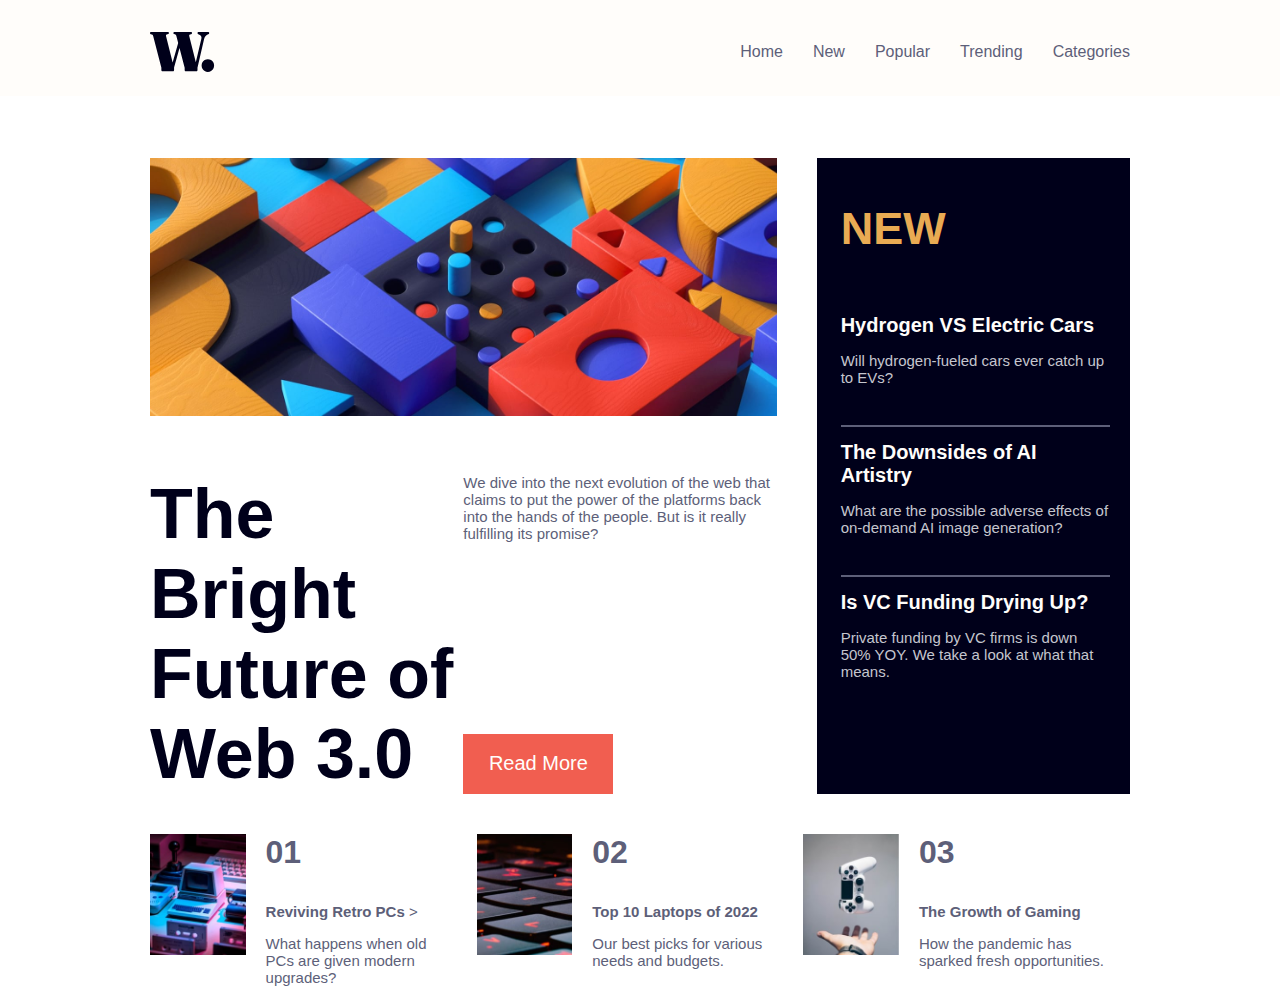
<file: buoi4/index.html>
<!DOCTYPE html>
<html lang="en">

<head>
    <meta charset="UTF-8">
    <meta http-equiv="X-UA-Compatible" content="IE=edge">
    <meta name="viewport" content="width=device-width, initial-scale=1.0">
    <title>Web1 1-7</title>
    <link rel="stylesheet" href="./style.css">
</head>

<body>

    <div class="cover"></div>

    <header>
        <img src="./assets/images/logo.svg">

        <nav id="nav-bar">
            <div class="close-icon">
                <img src="./assets/images/icon-menu-close.svg" alt="">
            </div>
            <a href="#">Home</a>
            <a href="#">New</a>
            <a href="#">Popular</a>
            <a href="#">Trending</a>
            <a href="#">Categories</a>
        </nav>

        <div class="menu-icon">
            <img src="./assets/images/icon-menu.svg" alt="">
        </div>
    </header>

    <div class="wrapper">       

        <main>
            <div class="container">
                <section>
                    <div class="hero">
                        <img style="width:100%" src="./assets/images/image-web-3-desktop.jpg">
                    </div>
                    <div class="top-new">
                        <div class="textFuture">
                            The Bright Future of Web 3.0
                        </div>
                        <div class="textRight">
                            <P>We dive into the next evolution of the web that claims to put the power of the platforms
                                back
                                into
                                the hands of the people.
                                But is it really fulfilling its promise?
                            </p>
                            <button>Read More</button>
                        </div>
                    </div>
                </section>


                <section>
                    <div class="textNew">
                        <p>NEW</p>
                    </div>
                    <ul>
                        <li>
                            <a href="#">Hydrogen VS Electric Cars</a>
                            <p> Will hydrogen-fueled cars ever catch up to EVs? </p>
                        </li>
                        <li>
                            <a href="#">The Downsides of AI Artistry</a>
                            <p> What are the possible adverse effects of on-demand AI image generation? </p>
                        </li>
                        <li>
                            <a href="#">Is VC Funding Drying Up?</a>
                            <p>Private funding by VC firms is down 50% YOY. We take a look at what that means.</p>
                        </li>
                    </ul>
                </section>

            </div>

            <section class="top-new">
                <div class="new">
                    <div class="newimg">
                        <img src="./assets/images/image-retro-pcs.jpg">
                    </div>
                    <div class="textNote">
                        <p>01</p>
                        <b id="bnote1">Reviving Retro PCs</b> >
                        <p>What happens when old PCs are given modern upgrades?</p>
                    </div>
                </div>
                <div class="new">
                    <div class="newimg">
                        <img src="./assets/images/image-top-laptops.jpg">
                    </div>
                    <div class="textNote">
                        <p>02</p>
                        <b>Top 10 Laptops of 2022</b>
                        <p>Our best picks for various needs and budgets.</p>
                    </div>
                </div>
                <div class="new">
                    <div class="newimg">
                        <img src="./assets/images/image-gaming-growth.jpg">
                    </div>
                    <div class="textNote">
                        <p>03</p>
                        <b>The Growth of Gaming</b>
                        <p>How the pandemic has sparked fresh opportunities.</p>
                    </div>
                </div>
            </section>

        </main>

    </div>
    <script lang="javascript">
        
        const menuButton = document.querySelector(".menu-icon");
        const navBar = document.querySelector('#nav-bar');
        const close= document.querySelector(".close-icon");
        const cover = document.querySelector(".cover");

        menuButton.addEventListener("click",(e)=>{
            cover.classList.add("active");
            navBar.classList.add("active");
        }); 
        close.addEventListener("click",(e)=>{
            navBar.classList.remove("active");
            cover.classList.remove("active");
        })

    </script>

</body>

</html>
</file>
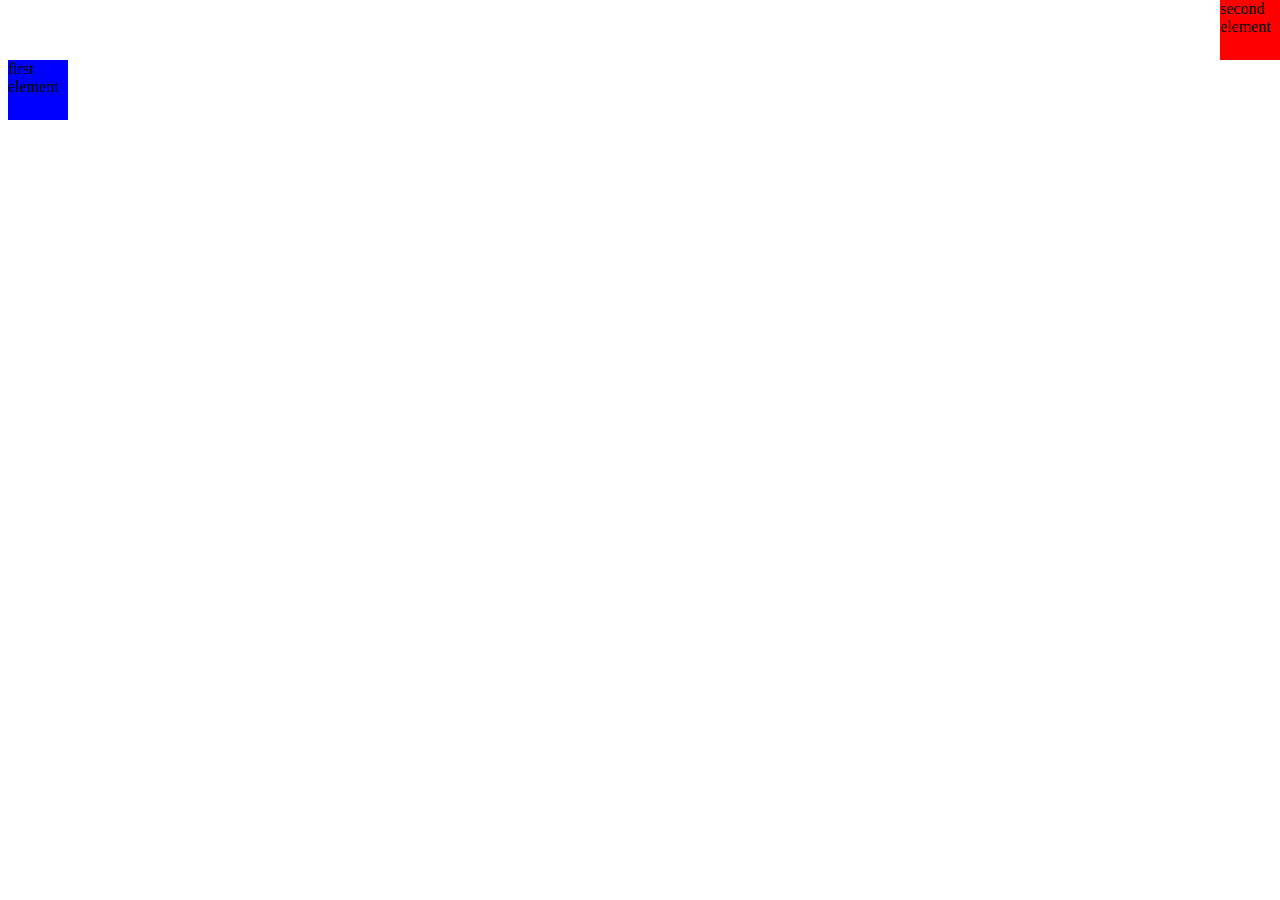
<file: position/index.html>
<!DOCTYPE html>
<html lang="en">
<head>
    <meta charset="UTF-8">
    <meta http-equiv="X-UA-Compatible" content="IE=edge">
    <meta name="viewport" content="width=device-width, initial-scale=1.0">
    <title>Document</title>
    <style>
        div {
            width: 60px;
            height: 60px;
        }

        .wrap {
            position: relative;
            margin-top: 30px;
        }

        .first  {
            background: blue;
            position: relative;
            top: 30px;
            z-index: 90;
        }

        .second {
            background: red;
            position: fixed;
            top: 0;
            right: 0;
            z-index: 91;
        }
    </style>
</head>
<body>
    <div class="wrap">
        <div  class="first">
            first element
        </div>
       

        <div class="second">
            second element
        </div>
    </div>

    
</body>
</html>
</file>
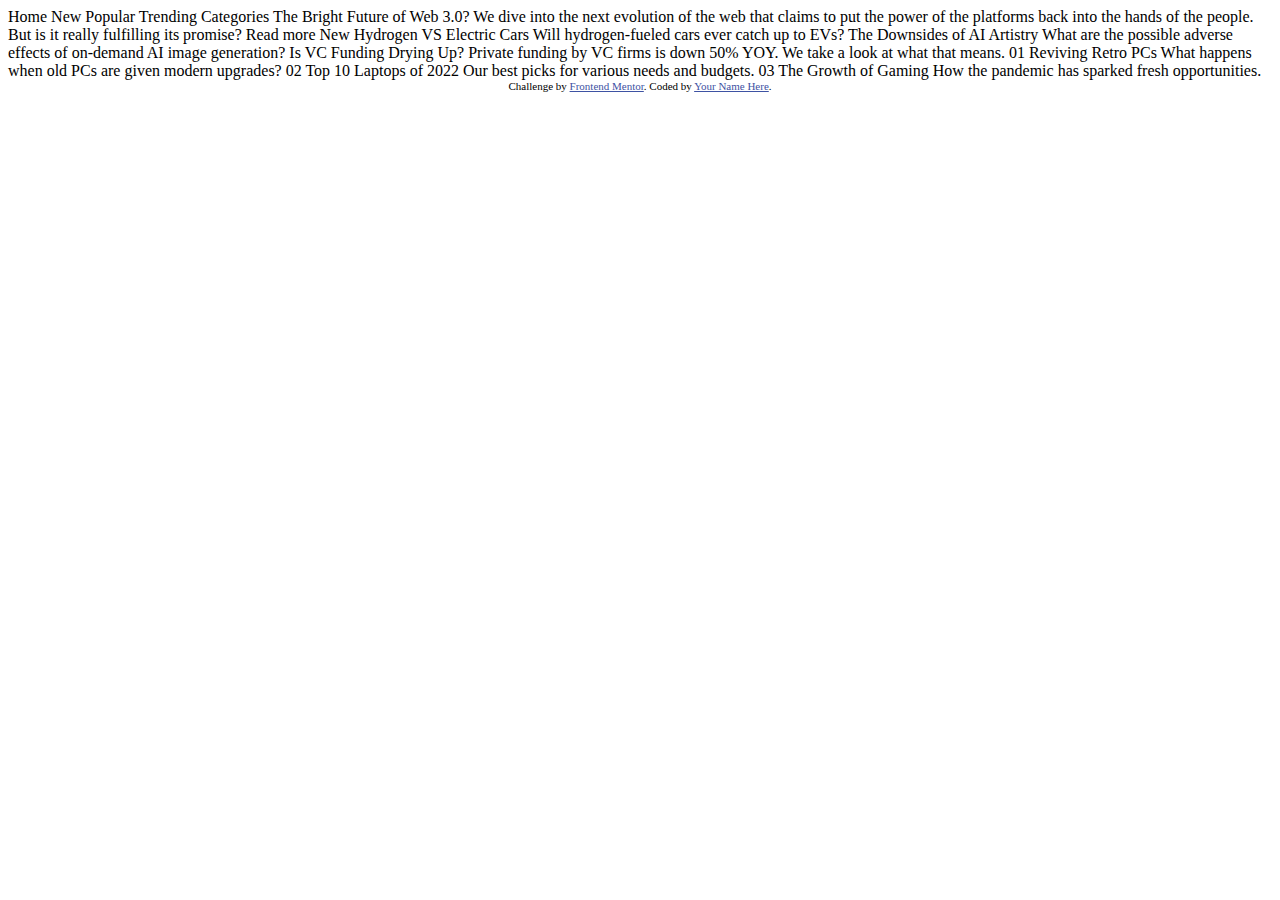
<file: buoi4/news-homepage-main/index.html>
<!DOCTYPE html>
<html lang="en">
<head>
  <meta charset="UTF-8">
  <meta name="viewport" content="width=device-width, initial-scale=1.0"> <!-- displays site properly based on user's device -->

  <link rel="icon" type="image/png" sizes="32x32" href="./assets/images/favicon-32x32.png">
  
  <title>Frontend Mentor | News homepage</title>

  <!-- Feel free to remove these styles or customise in your own stylesheet 👍 -->
  <style>
    .attribution { font-size: 11px; text-align: center; }
    .attribution a { color: hsl(228, 45%, 44%); }
  </style>
</head>
<body>

  Home
  New
  Popular
  Trending
  Categories

  The Bright Future of Web 3.0?

  We dive into the next evolution of the web that claims to put the power of the platforms back into the hands of the people. 
  But is it really fulfilling its promise?

  Read more

  New 

  Hydrogen VS Electric Cars
  Will hydrogen-fueled cars ever catch up to EVs?

  The Downsides of AI Artistry
  What are the possible adverse effects of on-demand AI image generation?

  Is VC Funding Drying Up?
  Private funding by VC firms is down 50% YOY. We take a look at what that means.

  01
  Reviving Retro PCs
  What happens when old PCs are given modern upgrades?

  02
  Top 10 Laptops of 2022
  Our best picks for various needs and budgets.

  03
  The Growth of Gaming
  How the pandemic has sparked fresh opportunities.
  
  <div class="attribution">
    Challenge by <a href="https://www.frontendmentor.io?ref=challenge" target="_blank">Frontend Mentor</a>. 
    Coded by <a href="#">Your Name Here</a>.
  </div>
</body>
</html>
</file>
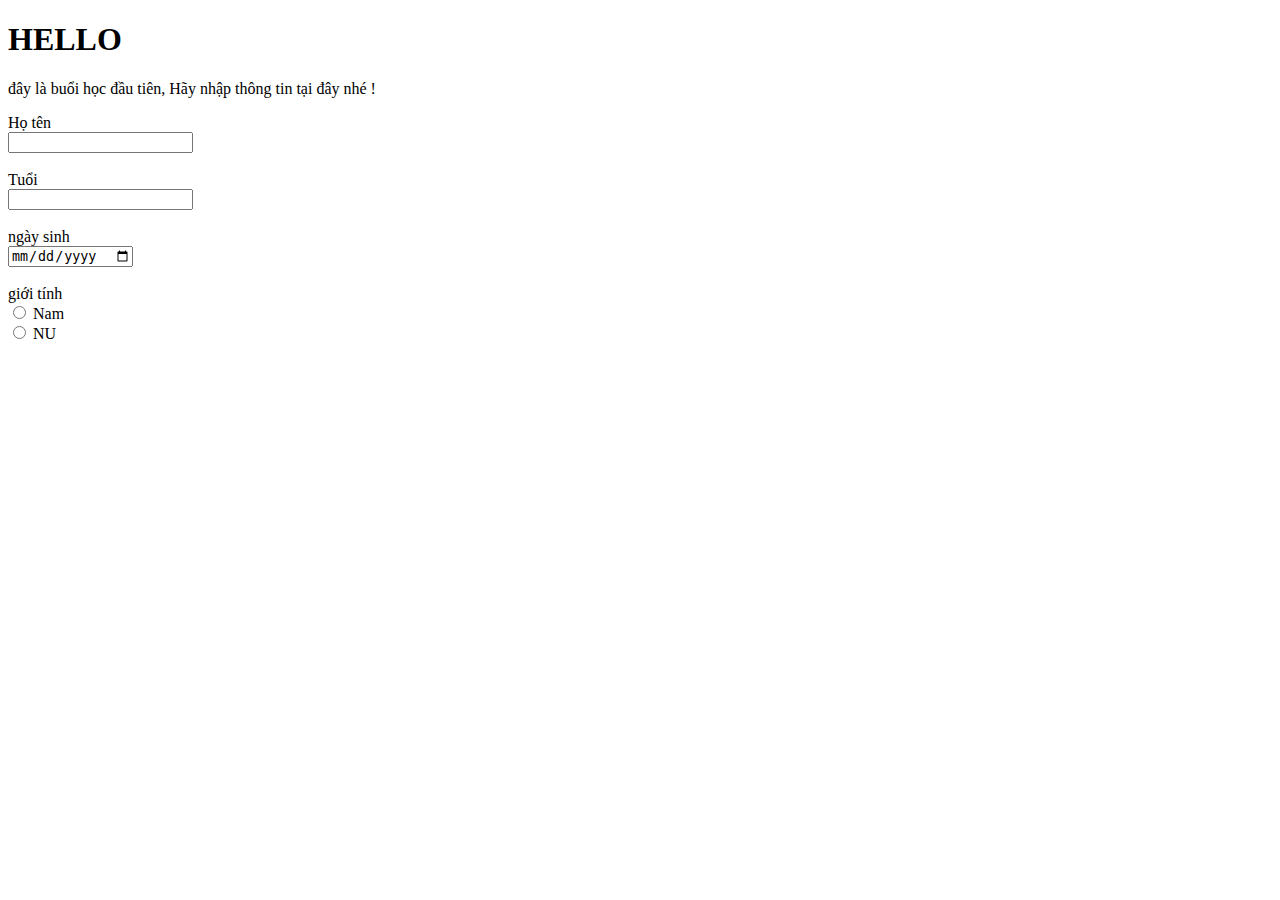
<file: web1.html>
<!DOCTYPE html>
<html lang="en">

<head>
    <title>hello</title>
</head>

<body>
    <h1>HELLO</h1>
    <p>đây là buổi học đầu tiên, Hãy nhập thông tin tại đây nhé !</p>


    <form>
        <div>
            <label>Họ tên</label> </br>
            <input type="text"> 
        </div>
        <br>

        <div>
            <label>Tuổi</label></br>
            <input type="number">
        </div>
        <br>

        <div>
            <label>ngày sinh</label></br>
            <input type="date">
        </div>
        <br>

        <div>
            <label>giới tính</label></br>
            <input type="radio" value="nam" name="gender">
            <label for="nam">Nam</label></br>
            <input type="radio" value="nu" name="gender">
            <label for="nu">NU</label>
        </div>

    </form>
</body>

</html>
</file>
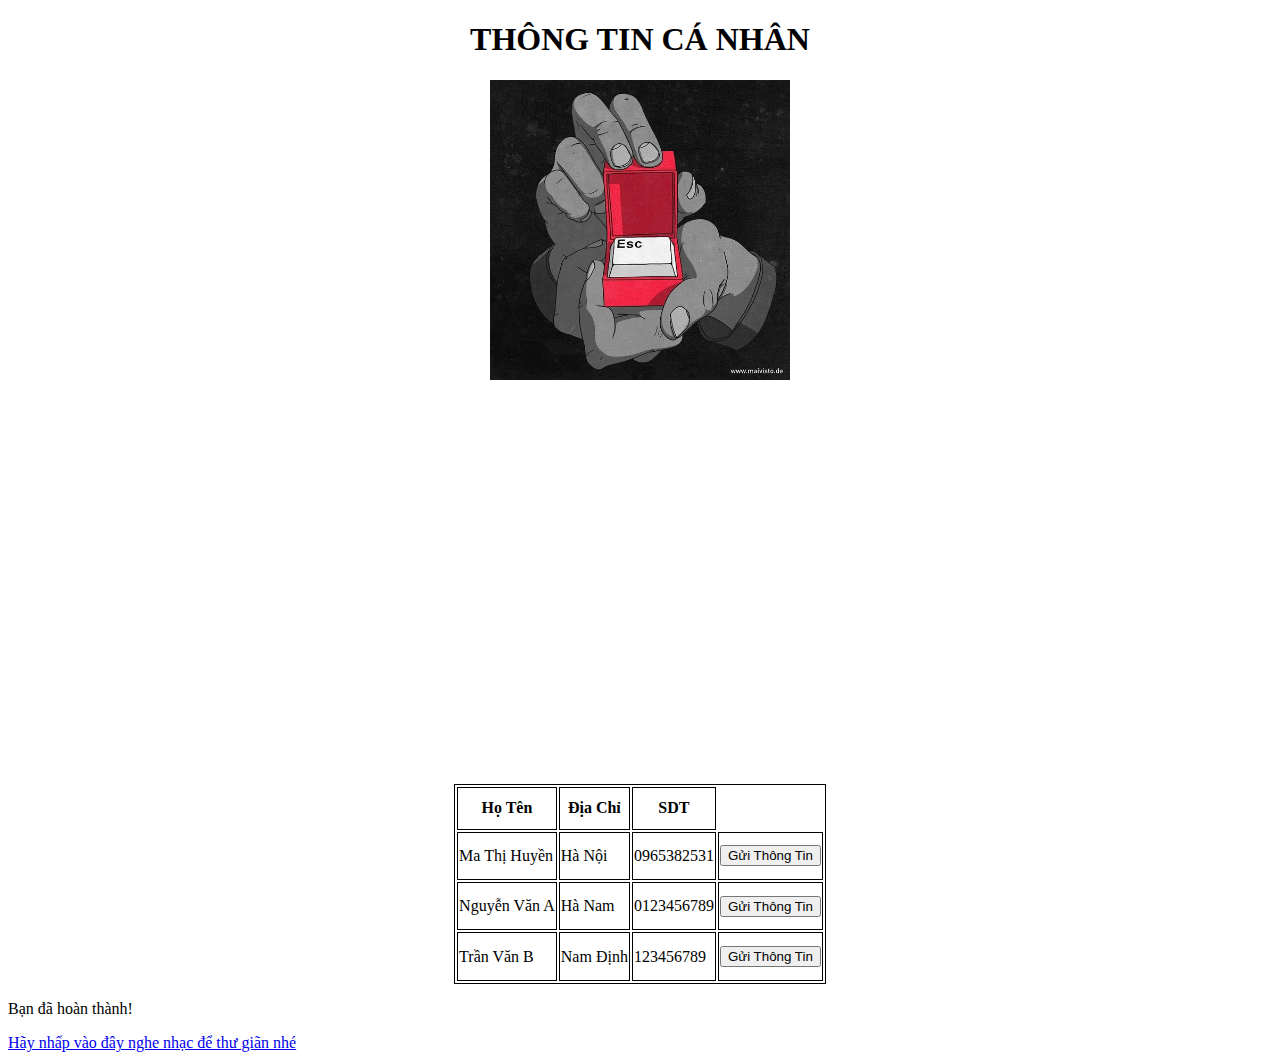
<file: web1_2.html>
<!DOCTYPE html>
<html lang="en">

<head>
    <title>web1-2</title>

    <head>
        <link rel="stylesheet" href="web1_2.css">
    </head>

</head>

<body>
    <center>
        <h1>THÔNG TIN CÁ NHÂN</h1>
    </center>


    <div id='container' class="img-container">
        <center>
            <img src="esc.jpg">
        </center>
    </div>


    <center>
        <table id="table1" style="height: 200px;">
            <tr>
                <th>Họ Tên</th>
                <th class="color-red">Địa Chỉ</th>
                <th>SDT</th>
            </tr>
            <tr>
                <td>Ma Thị Huyền</td>
                <td>Hà Nội</td>
                <td >0965382531</td>
                <td>
                    <button type="button" onclick="alert('gửi thông tin thành công')"> Gửi Thông Tin </button>
                </td>
            </tr>
            <tr>
                <td class="color-red underline">Nguyễn Văn A</td>
                <td class="color-red">Hà Nam</td>
                <td class="underline">0123456789</td>
                <td>
                    <button type="button" onclick="alert('gửi thông tin thành công')"> Gửi Thông Tin </button>
                </td>
            </tr>
            <tr>
                <td>Trần Văn B</td>
                <td>Nam Định</td>
                <td>123456789</td>
                <td>
                    <button v-on-submit="aaa" type="button" onclick="alert('gửi thông tin thành công')"> Gửi Thông Tin </button>
                </td>
            </tr>
        </table>
    </center>

    <p>Bạn đã hoàn thành! </p>
    <a href="https://www.youtube.com/watch?v=j8IT_6viZ8M">Hãy nhấp vào đây nghe nhạc để thư giãn nhé</a>

</body>

</html>
</file>
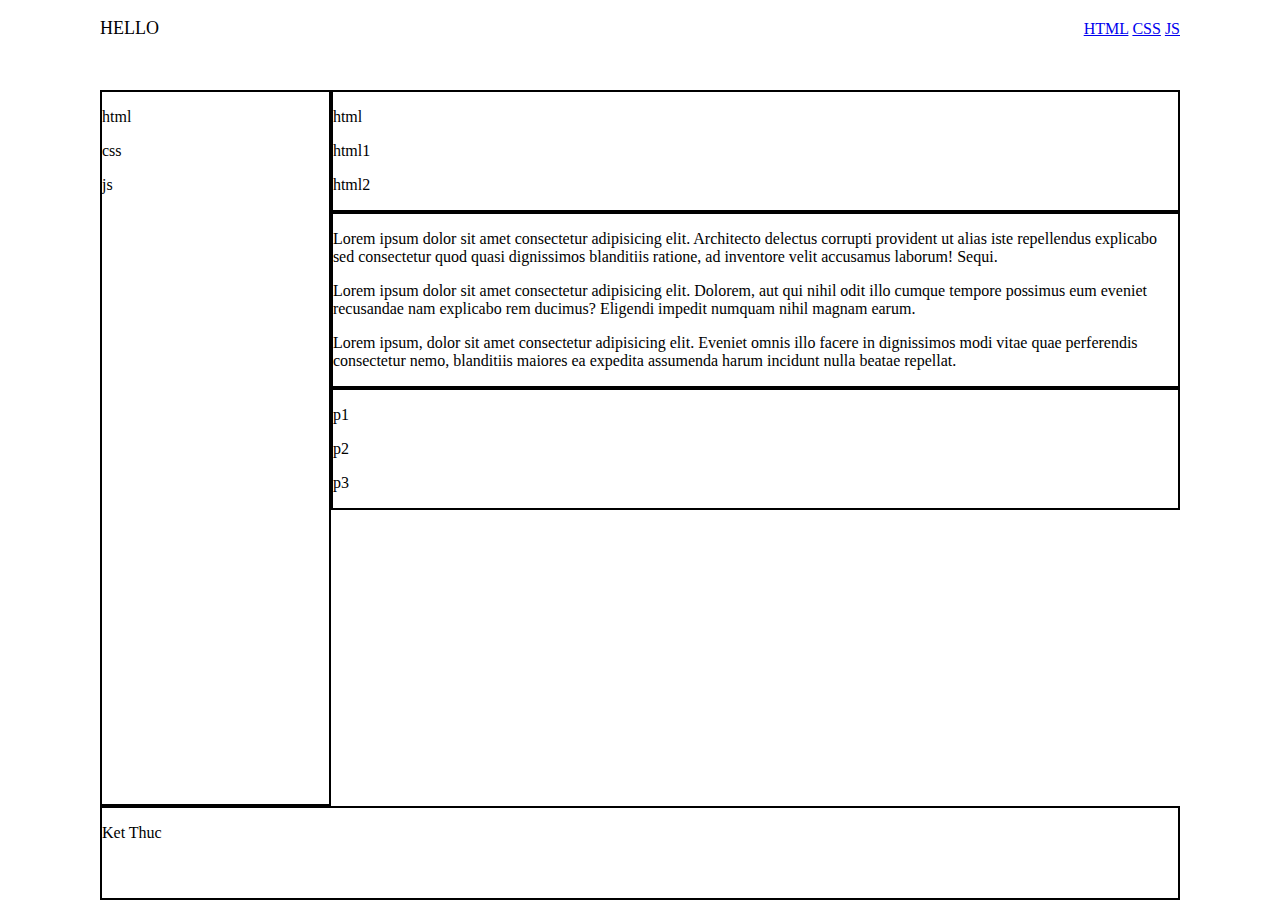
<file: web1_4.html>
<!DOCTYPE html>
<html lang="en">
    <head>
        <title>web1_4</title>
        <link rel="stylesheet" href="web1_4.css">
    </head>

    <body>
        <header class="container">
            <div>
                <p style="font-size: large;"> HELLO</p>
            </div>
            <nav>
                <a href="#">HTML</a>
                <a href="#">CSS</a>
                <a href="#">JS</a>
            </nav>
        </header>

        <main>
            <aside>
                <p>html</p>
                <p>css</p>
                <p>js</p>
            </aside>

            <div>
                <section>
                    <p>html</p>
                    <p>html1</p>
                    <p>html2</p>
                </section>
                <section>
                    <p>Lorem ipsum dolor sit amet consectetur adipisicing elit. Architecto delectus corrupti provident ut alias iste repellendus explicabo sed consectetur quod quasi dignissimos blanditiis ratione, ad inventore velit accusamus laborum! Sequi.</p>
                    <p>Lorem ipsum dolor sit amet consectetur adipisicing elit. Dolorem, aut qui nihil odit illo cumque tempore possimus eum eveniet recusandae nam explicabo rem ducimus? Eligendi impedit numquam nihil magnam earum.</p>
                    <p>Lorem ipsum, dolor sit amet consectetur adipisicing elit. Eveniet omnis illo facere in dignissimos modi vitae quae perferendis consectetur nemo, blanditiis maiores ea expedita assumenda harum incidunt nulla beatae repellat.</p>
    
                </section>
                <section>
                    <p>p1</p>
                    <p>p2</p>
                    <p>p3</p>
                </section>
            </div>
        </main>

        <footer>
            <p>Ket Thuc</p>
        </footer>

    </body>

</html>
</file>
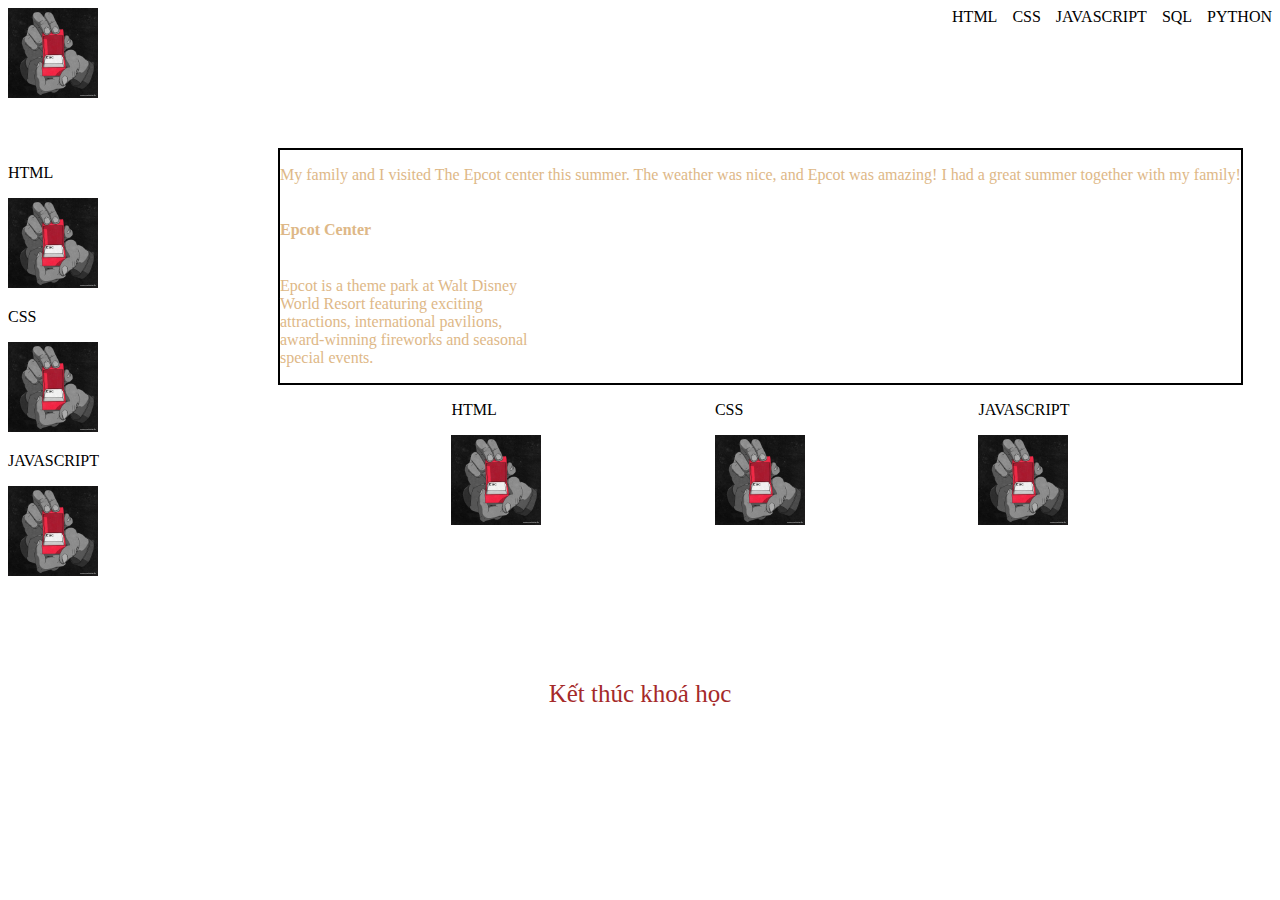
<file: web1_6.html>
<!DOCTYPE html>
<htm lang="en">

    <head>
        <title>WEB 1_6</title>
        <link rel="stylesheet" href="web1_6.css">
    </head>

    <body>
        <header>
            <img src="esc.jpg" />
            <nav>
                <a>HTML</a>
                <a>CSS</a>
                <a>JAVASCRIPT</a>
                <a>SQL</a>
                <a>PYTHON</a>
            </nav>
        </header>

        <main>
            <aside>
                <div>
                    <p>HTML</p>
                    <img src="esc.jpg">
                </div>
                <div>
                    <p>CSS</p>
                    <img src="esc.jpg" />
                </div>
                <div>
                    <p>JAVASCRIPT</p>
                    <img src="esc.jpg" />
                </div>
            </aside>

            <div class="container">
                <div class="value1">
                    <p>My family and I visited The Epcot center this summer. The weather was nice, and Epcot was
                        amazing! I
                        had a great summer together with my family!</p>

                    <aside>
                        <h4>Epcot Center</h4>
                        <p>Epcot is a theme park at Walt Disney World Resort featuring exciting attractions,
                            international
                            pavilions, award-winning fireworks and seasonal special events.</p>
                    </aside>
                </div>
                <div class="stylesection">
                    <section>
                        <p>HTML</p>
                        <img src="esc.jpg" />
                    </section>
                    <section>
                        <p>CSS</p>
                        <img src="esc.jpg" />
                    </section>
                    <section>
                        <p>JAVASCRIPT</p>
                        <img src="esc.jpg" />
                    </section>
                </div>
            </div>

        </main>
        <footer>
            <center>
                <p>Kết thúc khoá học</p>
            </center>
        </footer>
    </body>
</htm>
</file>
<file: buoi4/style.css>
:root {
    font-family: Inter, Haettenschweiler, 'Arial Narrow Bold', sans-serif;
    font-size: 15px;
    color: var(--gray-blue);

    --bold:800;
    --semi-bold:700;
    --medium:400;
    --primary-orange: hsl(35, 77%, 62%);
    --primary-red: hsl(5, 85%, 63%);
    --white: hsl(36, 100%, 99%);
    --blue: hsl(233, 8%, 79%);
    --gray-blue: hsl(236, 13%, 42%);
    --dark-blue: hsl(240, 100%, 5%);
}

* {
    box-sizing: border-box;
}

html, body {
    margin: 0;
    padding:0;
}

.wrapper {
    margin-left: 150px;
    margin-right: 150px;
    margin-top: 60px;
}

a {
    text-decoration: none;
    color: inherit;
}

header{
    width: 100;
    display: flex;
    justify-content: space-between;
    align-items: center;
    padding: 32px 150px 24px;
    background: var(--white);
    height: 100%;
   
}
nav{
    display: flex;
    gap: 30px;
    font-size: medium;
}

main{
    margin-top: 62px;
}

ul{
    list-style-type: none;
    color: var(--white);
    margin-right: 20px;
    padding-left: 24px;
}

ul li {
    padding-top: 14px;
    padding-bottom:24px;
    border-bottom: 2px solid var(--gray-blue);
}

ul li:last-of-type {
    border-bottom: none;
}

ul li a {
    font-weight: var(--bold);
    color: var(--white);
    font-size: 20px;
}

ul li p {
    color: var(--blue);
}


.container{
    display: flex;
    gap: 40px;
}  

.container > section:nth-of-type(1) {
    flex: 2;
}

.container > section:nth-of-type(2) {
    flex: 1;
    background-color: var(--dark-blue);
    color: var(--white);
}
.textFuture{
    margin-top: 15px;
    font-size: 70px;
    align-items: stretch;
    color: var(--dark-blue);
    font-weight: var(--bold);
}
.textRight{
    display: flex;
    flex-direction: column;
    justify-content: space-between;
}

button{
    width: 150px;
    height: 60px;
    font-size: 20px;
    border: none;
    background-color:var(--primary-red);
    color: var(--white);
    
}
button:hover{
    background-color: var(--dark-blue);
}
.textNew{
    margin-top: 15px;
    margin-left:24px;
    font-size: 45px;
    color: var(--primary-orange);
    font-weight: var(--bold);
}
.top-new{
    display: flex;
    margin-top: 40px;
}
.top-new > div{
    flex: 1;
}

.new {
    display: flex;
}
.new > div:nth-of-type(1){
    flex: 1;

}
.new>div:nth-of-type(2){
    flex: 2;
}
.textNote{
    margin-left: 20px;
    margin-right: 20px;
}

.textNote p:nth-of-type(1){
    font-size: 32px;
    font-weight: var(--bold);
    margin-top: 0;
}

b:hover{
    background-color: var(--primary-orange);
}
a:hover{
    background-color: var(--primary-orange);
}

.menu-icon {
    display: none;
}

.close-icon {
    display: none;
}

.newimg{
    width: 150px;
    height: 150px;
}

.newimg img {
    width: 100%;
}

.cover {
    width: 100vw;
    height: 100vh;
    background-color: rgba(0, 0, 0, 0.3);
    position: fixed;
    display: none;
}

.cover.active {
    display: block;
    z-index: 30;
}

@media only screen and (max-width: 600px){

    header {
        padding: 24px 10px 12px;
        box-shadow: 0 10px 10px rgba(66, 66, 66, 0.234);
        position: sticky;
        top: 0;
    }

    header:has(nav.active) {
        z-index: 200;
    }

    .hero {
        width: 100%;
        height: 360px;
    }

    .hero img {
        height: 100%;
        object-fit: cover;
    }

    .wrapper {
        margin-left: 18px;
        margin-right: 18px;
        margin-top: 32px;
    }
    
    .menu-icon {
        display: block;
    }

    .close-icon {
        display: block;
        position: absolute;
        z-index: 300;
        right: 30px;
        top: 30px;
    }

    nav {
        position: fixed;
        right: -1000px;
        bottom: 0;
        background: var(--white);
        display: flex;
        flex-direction: column;
        height: 100vh;
        width: 66%;
        padding-left: 16px;
        padding-top: 160px;
        transition-duration: 1s;
    }

    nav.active {
        right: 0;
        z-index: 200;
    }

    nav a {
        color: var(--dark-blue);
    }

    .container {
        flex-direction: column;
    }

    .top-new {
        flex-direction: column;
    }
    .new{
        padding-bottom: 16px;
    }
}
</file>
<file: web1_2.css>
table,
        th,
        td {
            border: 1px solid black;
        }
img {
    width: 300px;
    height: 300px;
}
#table1{
    margin-top: 400px;
}
</file>
<file: web1_4.css>
.container{
    display: flex;
    justify-content: space-between;
    align-items: baseline;
}
header{
    height: 10vh;
}
main{
    display: flex;
    flex-grow: 1;
}
aside{
    width: 400px;
    border: black solid 2px;
}

footer{
    height: 10vh;
    border: black solid 2px;
    
}

div>section{
    border: black solid 2px;
}
body{
    margin-left: 100px;
    margin-right: 100px;
    margin-top: 0;
    margin-bottom: 0;
    display: flex;
    flex-direction: column;
    height: 100vh;
}
</file>
<file: web1_6.css>
body{
    height: 80vh;
}

img{
    width: 90px;
    height: 90px;
}
header{
    display: flex;
    justify-content: space-between;
}
nav{
    display: flex;
    gap: 15px;
}
main{
    margin-top: 50px;
    display: flex;
}
.value1{
    border: 2px solid black;
    color: burlywood;
}
aside{
    width: 30vh;
    display: flex;
    flex-direction: column;
}
.stylesection{
    display: flex;
    justify-content: space-evenly;
}
footer{
    margin-top: 100px;
    color: brown;
    font-size: 25px;
}
</file>
